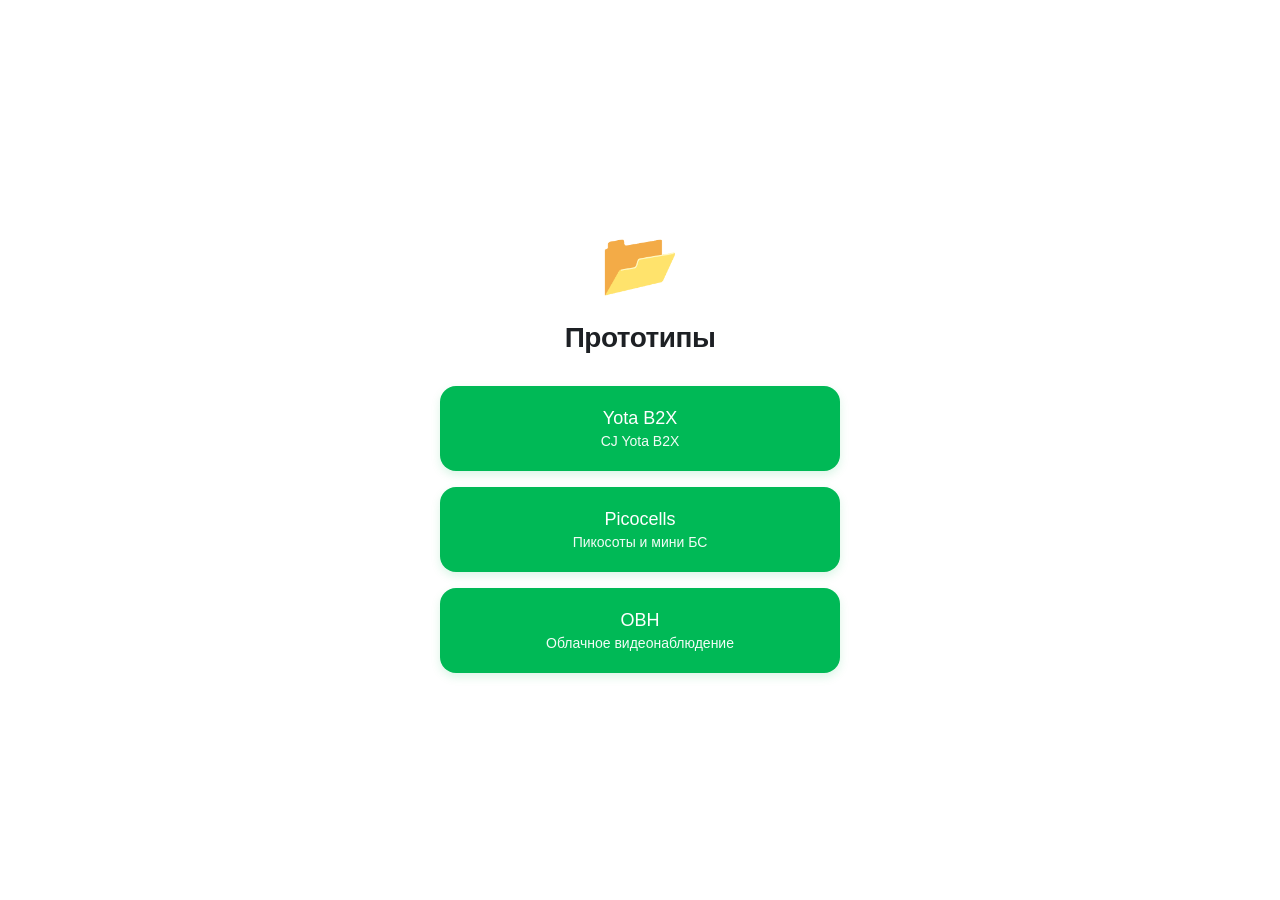
<file: index.html>
<!DOCTYPE html>
<html lang="ru">
<head>
    <meta charset="UTF-8">
    <meta name="viewport" content="width=device-width, initial-scale=1.0">
    <title>B2X Прототипы</title>
    <style>
        :root {
            --primary-green: #00B956;
            --accent-purple: #731982;
            --bg-light: #F2F4F7;
            --border-gray: #D2D5DA;
            --text-main: #1D2024;
            --gradient: linear-gradient(135deg, #00B956, #00D2FF);
            --font-family: 'MegaFon Graphik LC', 'MegaFon Graphik LC Regular', sans-serif;
        }
        body {
            background-color: #ffffff;
            font-family: var(--font-family);
            margin: 0;
            display: flex;
            justify-content: center;
            align-items: center;
            min-height: 100vh;
            color: var(--text-main);
        }
        .container {
            text-align: center;
            padding: 20px;
            max-width: 400px;
            width: 100%;
        }
        .icon {
            font-size: 64px;
            margin-bottom: 20px;
            display: block;
        }
        h1 {
            font-weight: 600;
            color: var(--text-main);
            margin-bottom: 32px;
            font-size: 28px;
            letter-spacing: -0.5px;
        }
        .links-container {
            display: flex;
            flex-direction: column;
            gap: 16px;
        }
        .project-link {
            text-decoration: none;
            color: white;
            background-color: var(--primary-green);
            padding: 22px;
            border-radius: 16px;
            font-weight: 500;
            font-size: 18px;
            transition: all 0.3s ease;
            display: block;
            box-shadow: 0 4px 10px rgba(0, 185, 86, 0.15);
        }
        .project-link:hover {
            background: var(--gradient);
            transform: translateY(-3px);
            box-shadow: 0 8px 24px rgba(0, 185, 86, 0.3);
        }
        .project-title {
            display: block;
            margin-bottom: 4px;
        }
        .description {
            color: rgba(255, 255, 255, 0.95);
            font-size: 14px;
            font-weight: 300;
        }
    </style>
</head>
<body>
<div class="container">
    <span class="icon">📂</span>
    <h1>Прототипы</h1>

    <div class="links-container">
        <a href="./Yota B2X/" class="project-link">
            <span class="project-title">Yota B2X</span>
            <div class="description">CJ Yota B2X</div>
        </a>
        <a href="./Picocells/" class="project-link">
            <span class="project-title">Picocells</span>
            <div class="description">Пикосоты и мини БС</div>
        </a>
        <a href="./OBH/" class="project-link">
            <span class="project-title">OBH</span>
            <div class="description">Облачное видеонаблюдение</div>
        </a>
    </div>
</div>
</body>
</html>
</file>
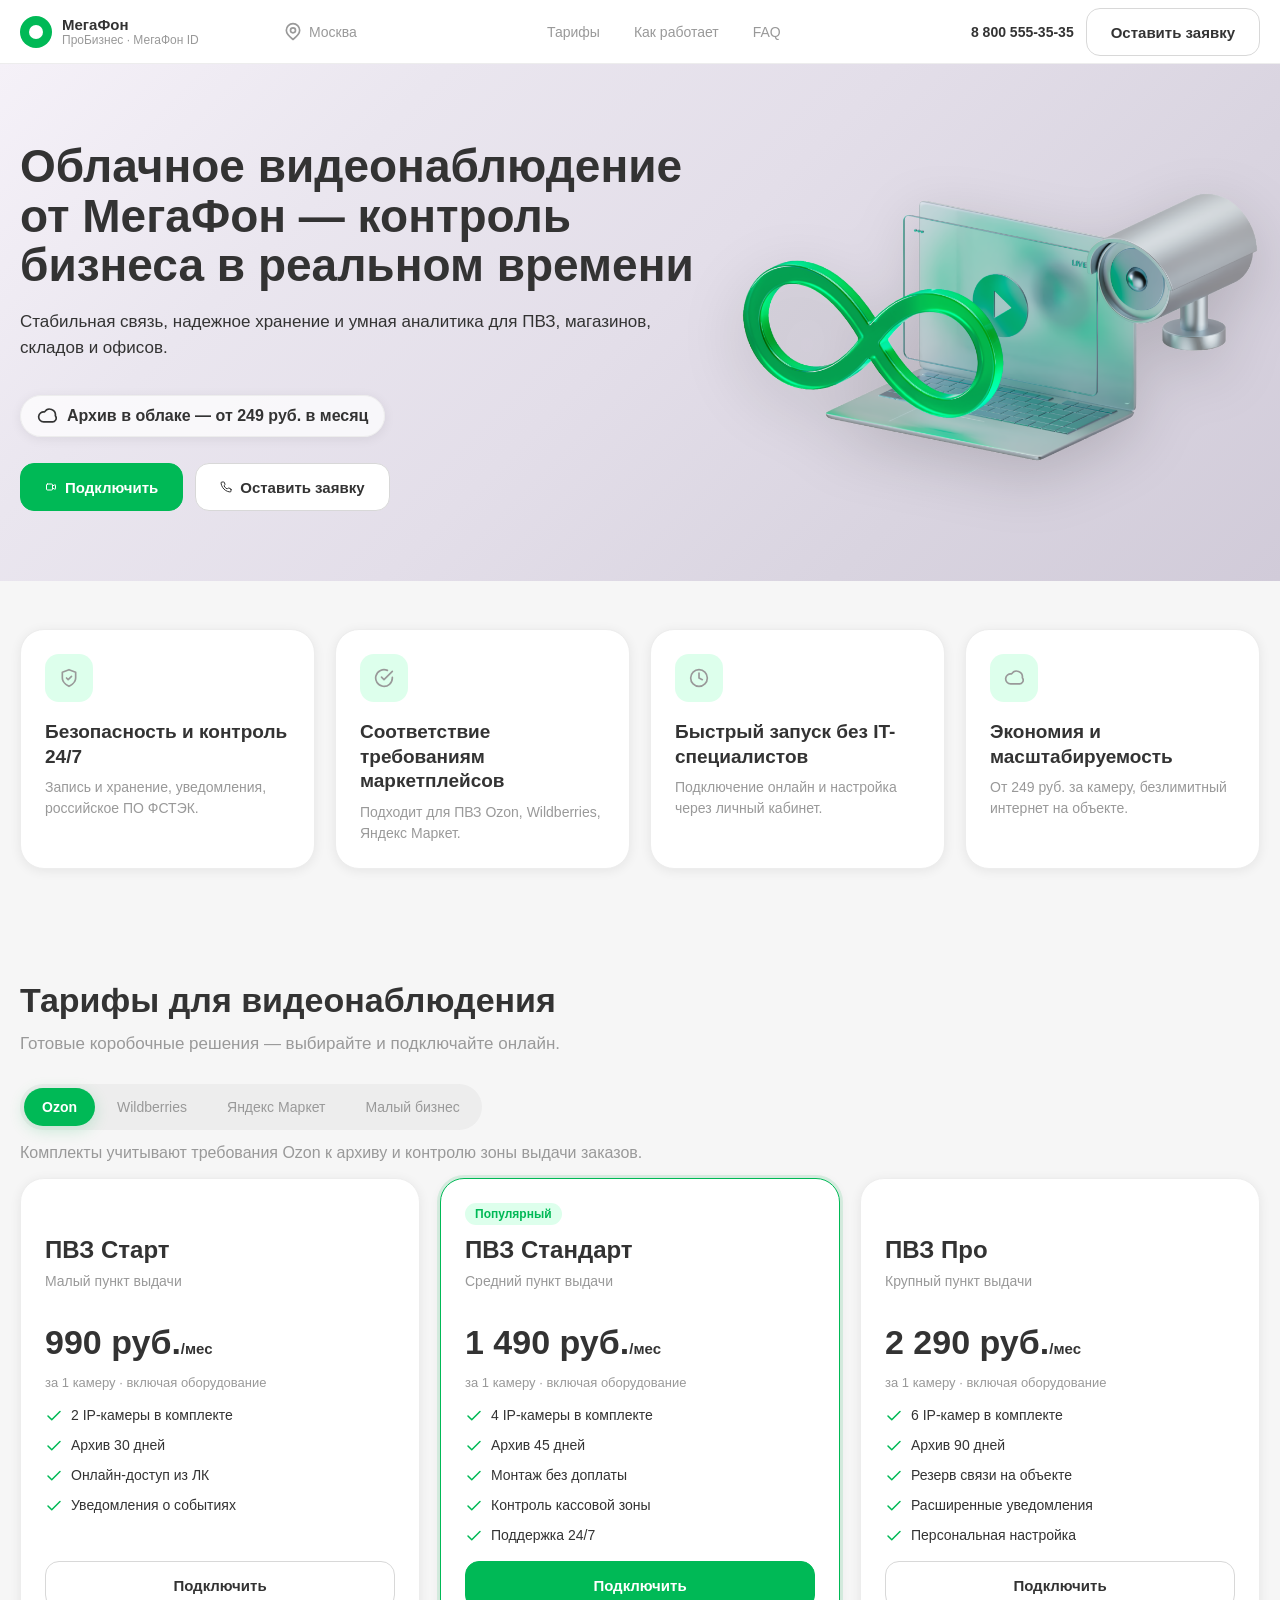
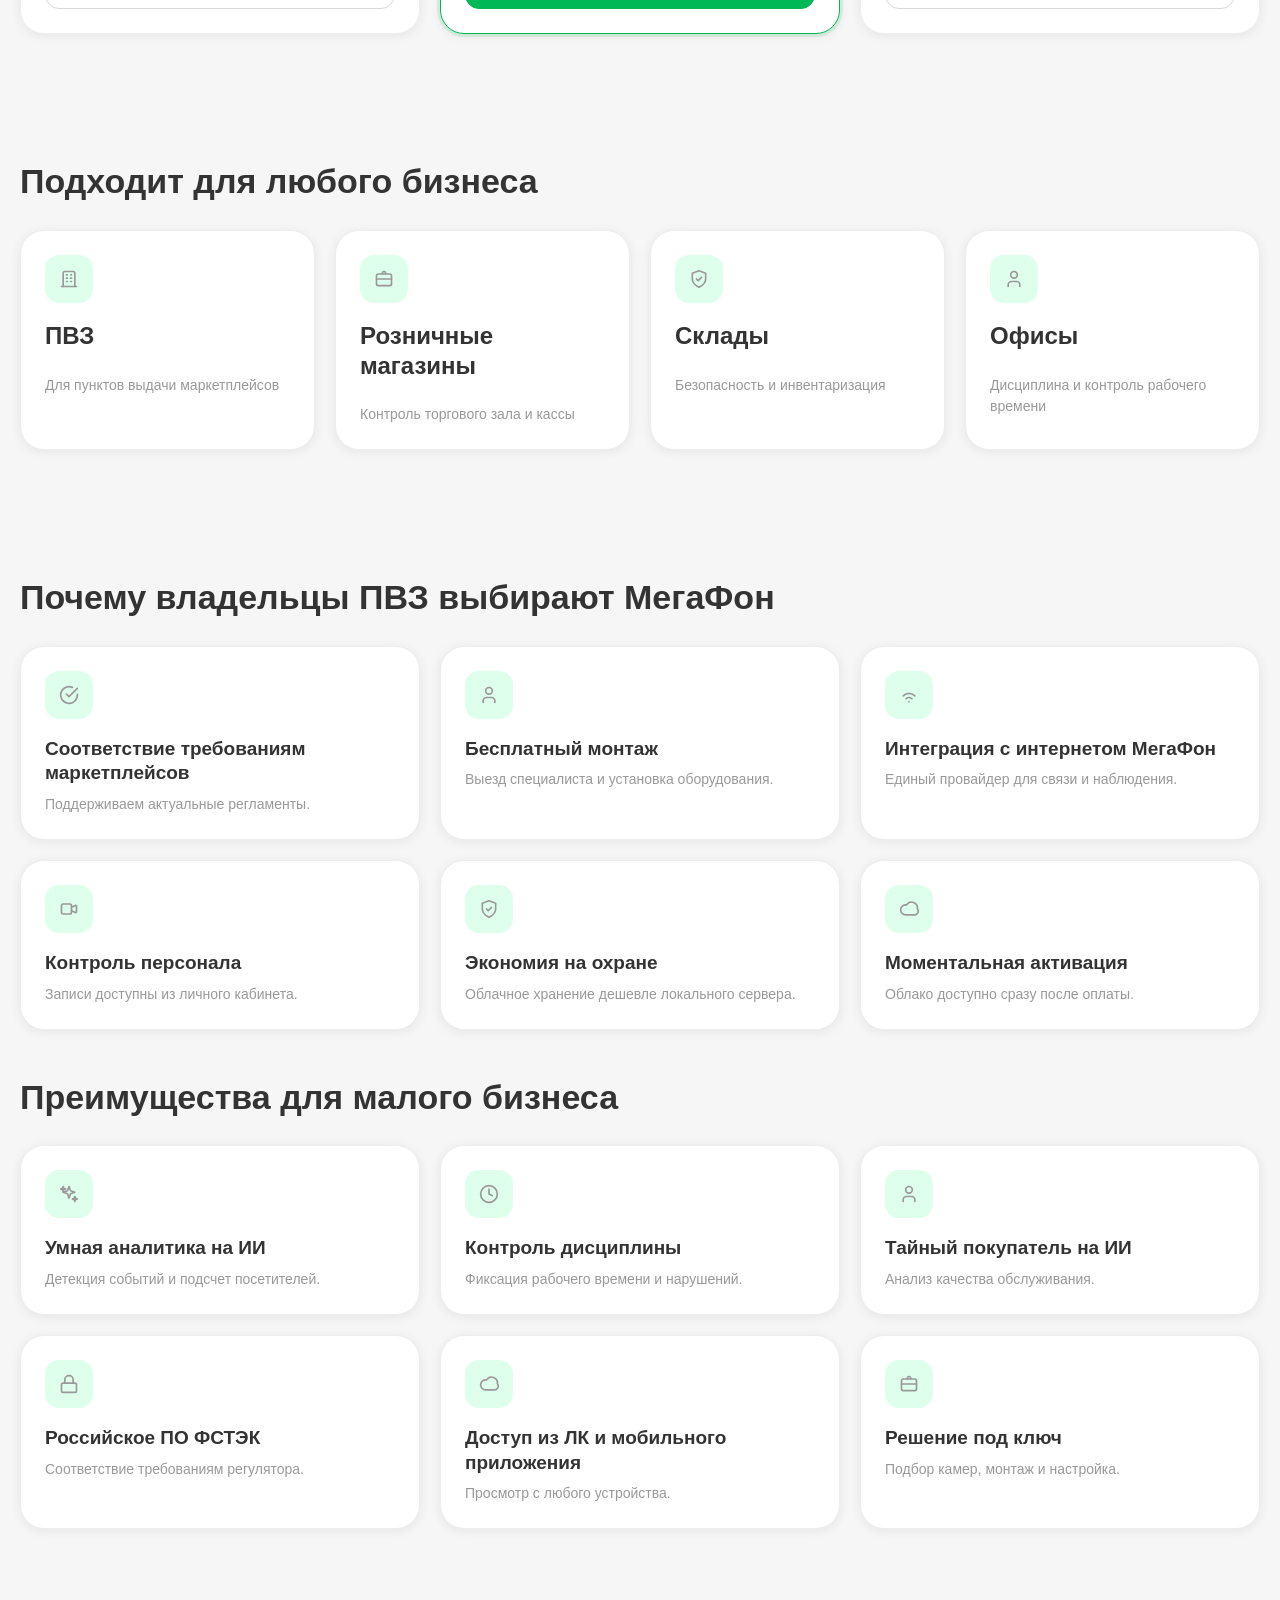
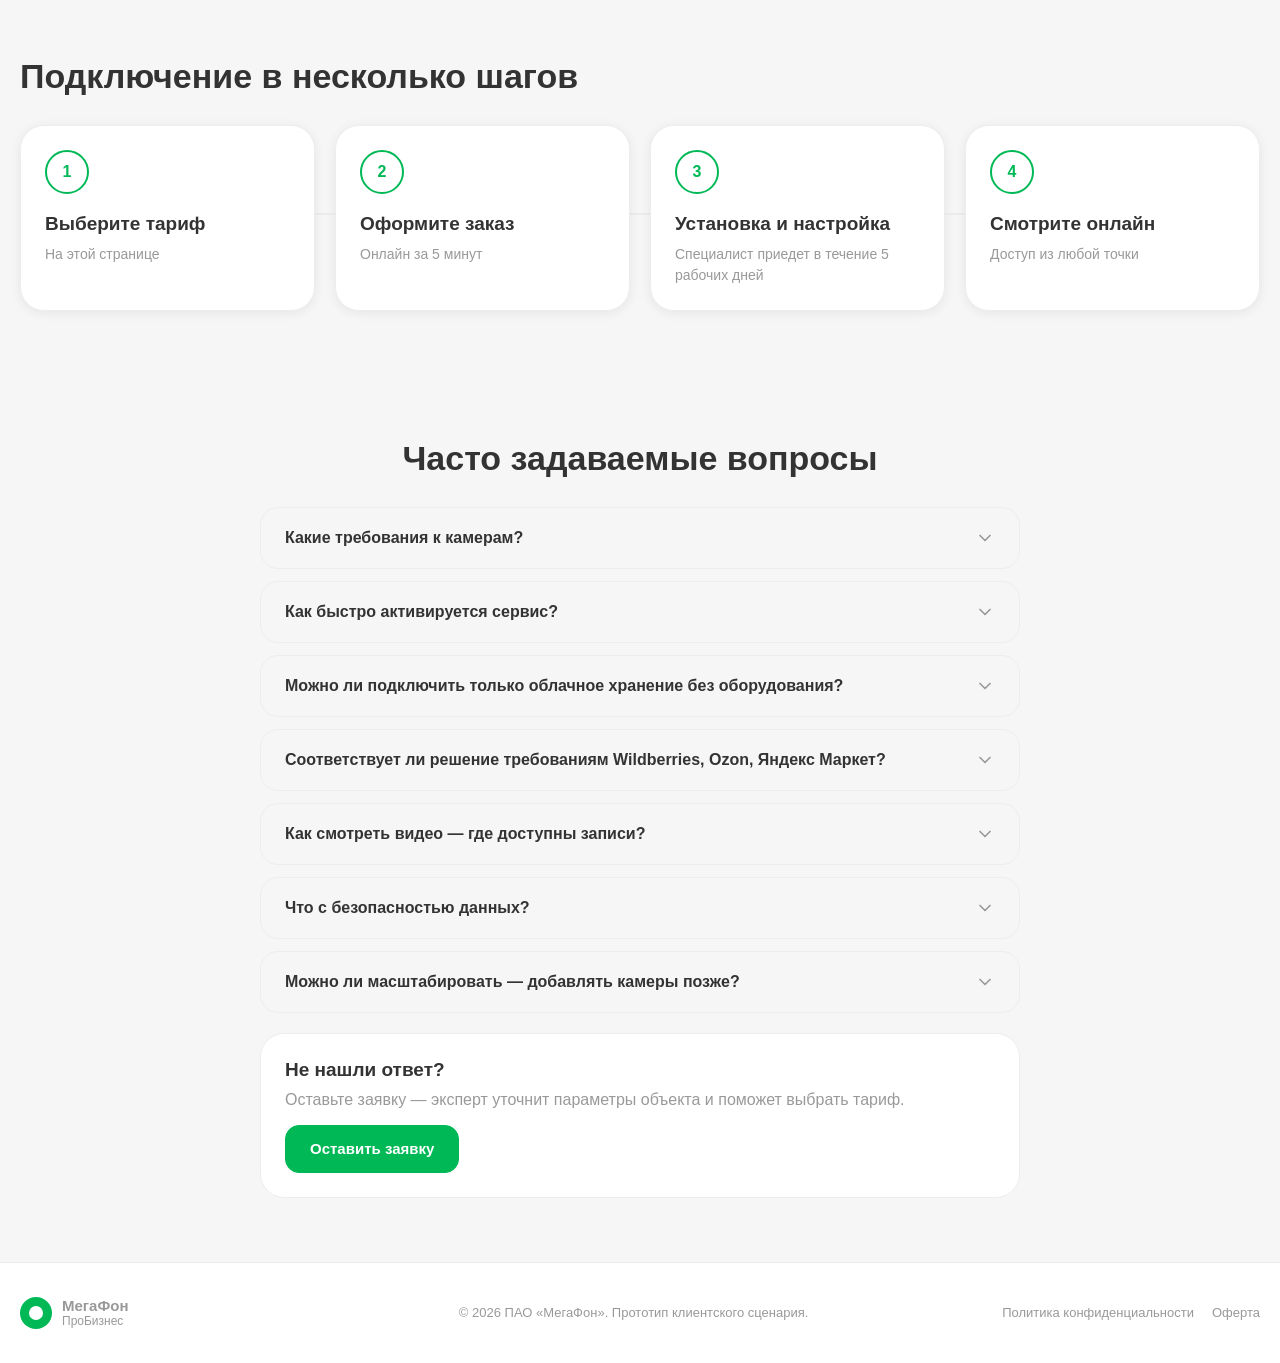
<file: OBH/index.html>
<!doctype html>
<html lang="ru">
  <head>
    <meta charset="UTF-8" />
    <meta name="viewport" content="width=device-width, initial-scale=1.0" />
    <title>Облачное видеонаблюдение от МегаФон</title>
    <link rel="stylesheet" href="styles.css" />
  </head>
  <body>
    <div id="app"></div>
    <div id="modal-root"></div>
    <script src="app.js" defer></script>
  </body>
</html>
</file>
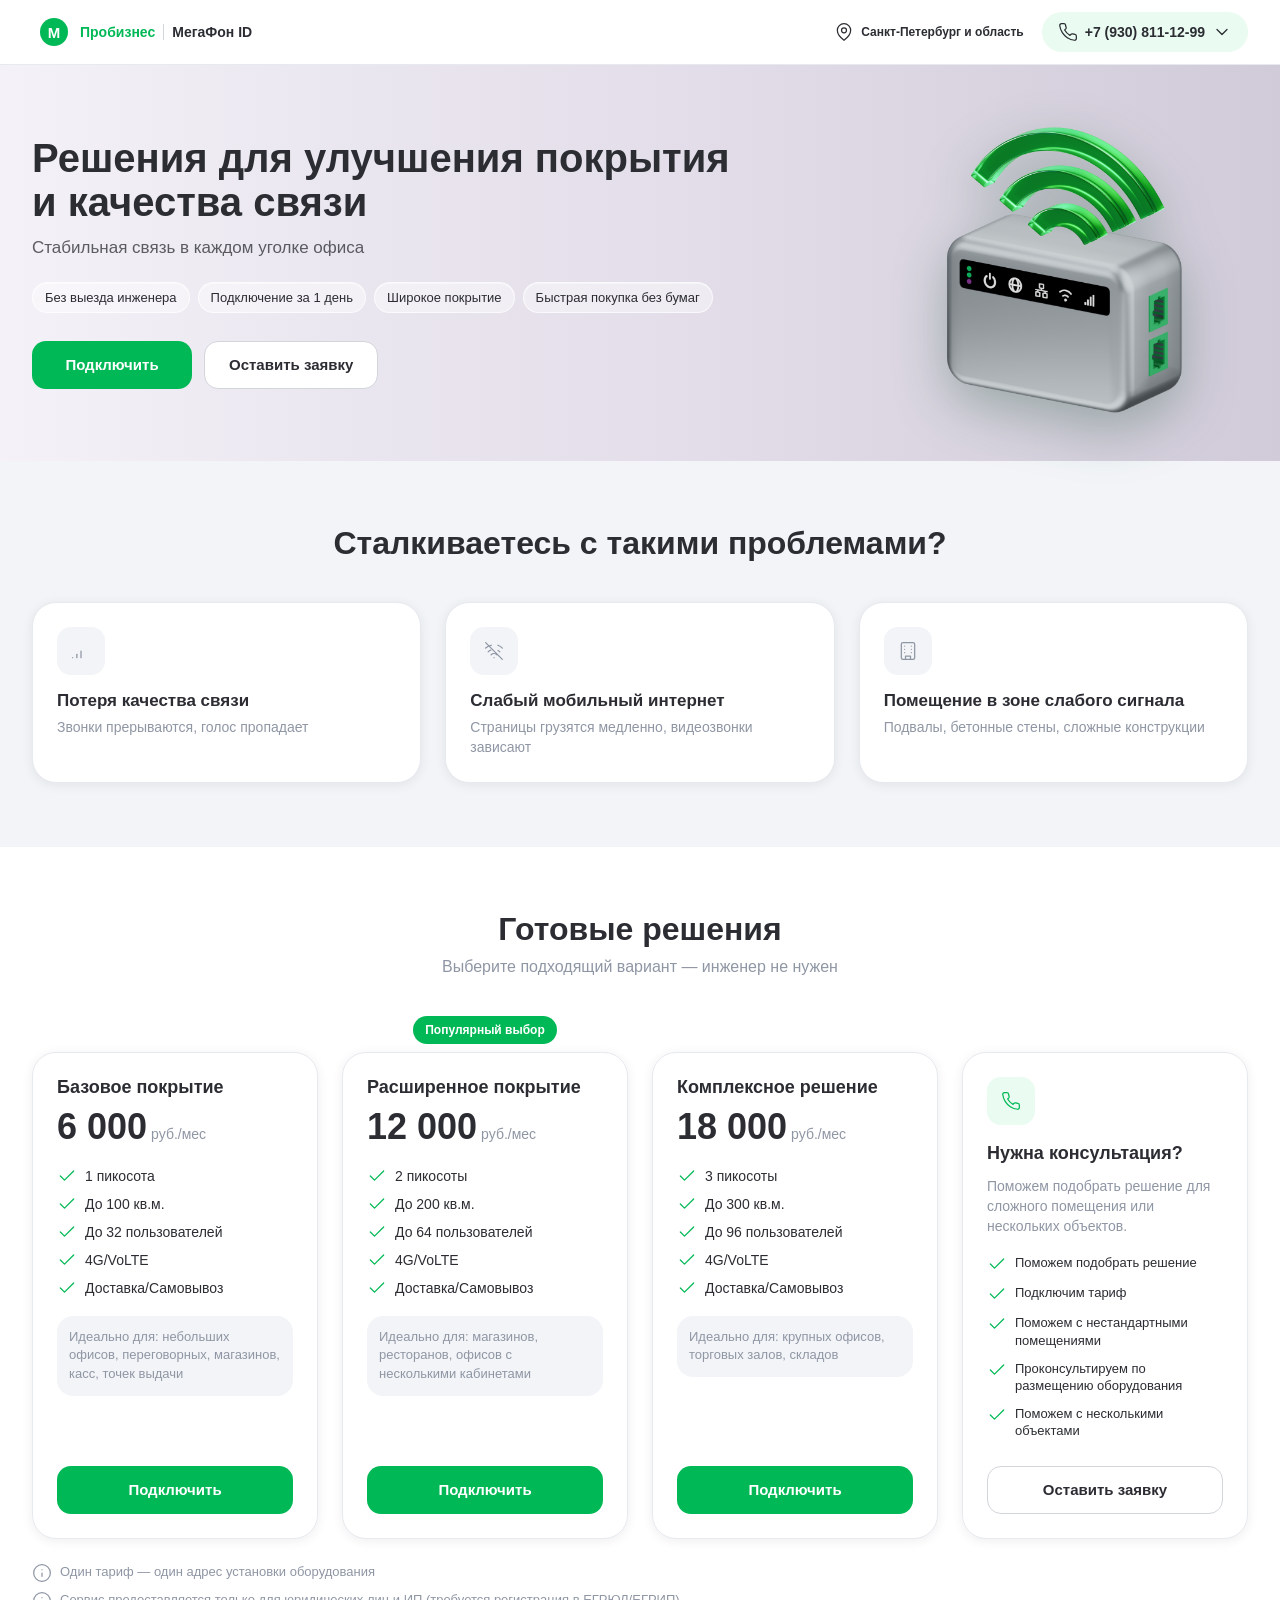
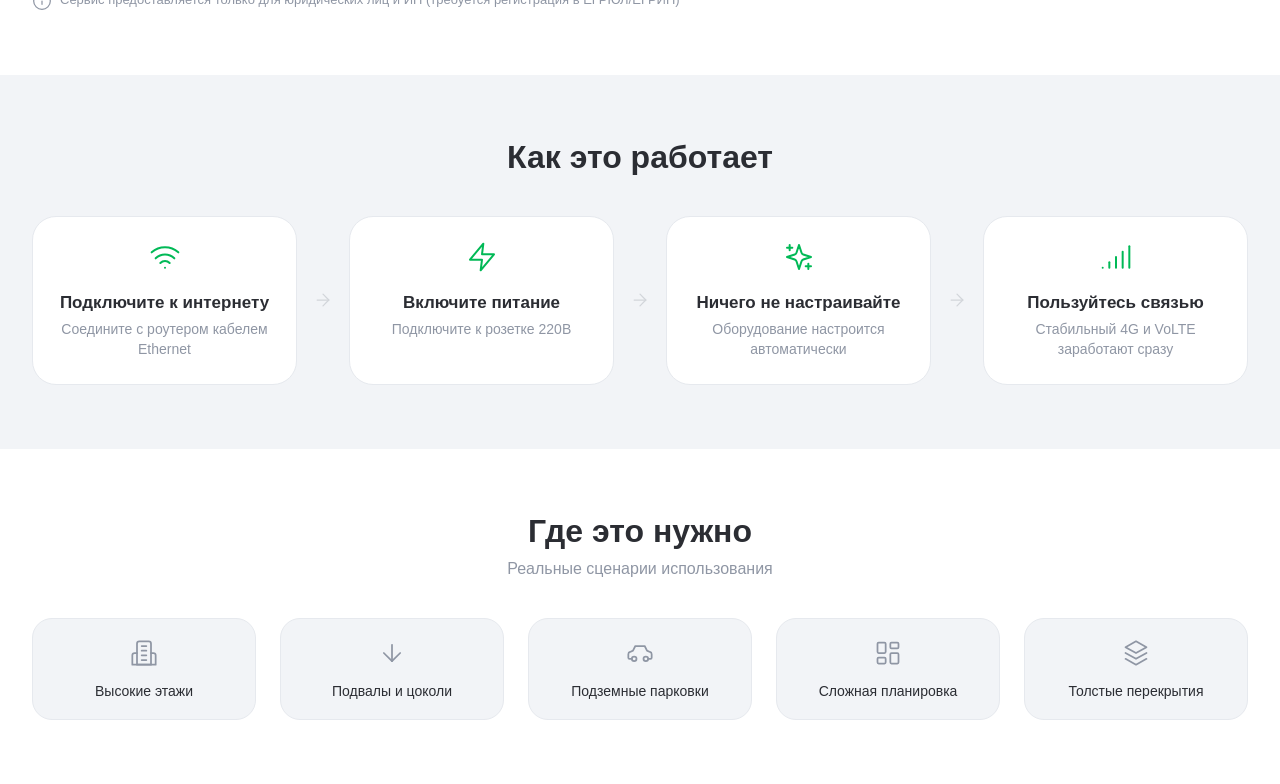
<file: Picocells/index.html>
<!doctype html>
<html lang="ru">
  <head>
    <meta charset="UTF-8" />
    <meta name="viewport" content="width=device-width, initial-scale=1.0" />
    <title>МегаФон B2B — ЦПК</title>
    <link rel="stylesheet" href="./styles.css?v=20260603-hero-cta1" />
  </head>
  <body>
    <div id="app"></div>
    <div id="overlay-root"></div>
    <script src="./app.js?v=20260603-hero-cta1" defer></script>
  </body>
</html>
</file>
<file: OBH/styles.css>
:root {
  --mf-green: #00b956;
  --mf-green-hover: #10e272;
  --mf-button-down: #404d46;
  --mf-bg: #f6f6f6;
  --mf-surface: #ffffff;
  --mf-surface-secondary: #ededed;
  --mf-border: #d8d8d8;
  --mf-border-soft: #ededed;
  --mf-text: #333333;
  --mf-text-secondary: #999999;
  --mf-error: #f62434;
  --mf-warning: #ffa717;
  --mf-info: #34aaf2;
  --mf-success: #00b956;
  --mf-soft-green: #ddffec;
  --mf-soft-warning: #ffedd1;
  --mf-soft-error: #ffc5c9;
  --mf-soft-info: #d8f1ff;
  --mf-radius-card: 24px;
  --mf-radius-tile: 20px;
  --mf-radius-input: 16px;
  --mf-radius-button: 14px;
  --mf-radius-pill: 999px;
  --mf-shadow-card: 0 2px 12px rgba(0, 0, 0, 0.07);
  --mf-shadow-card-hover: 0 8px 28px rgba(0, 0, 0, 0.12);
  --mf-shadow-panel: 0 12px 40px rgba(0, 0, 0, 0.14);
  color: var(--mf-text);
  font-family: "MegaFon Graphik LC", Inter, Arial, sans-serif;
}

* {
  box-sizing: border-box;
}

html {
  scroll-behavior: smooth;
}

body {
  margin: 0;
  background: var(--mf-bg);
  color: var(--mf-text);
  font-family: "MegaFon Graphik LC", Inter, Arial, sans-serif;
  font-size: 16px;
}

body.modal-open {
  overflow: hidden;
}

button,
input,
textarea {
  font: inherit;
}

button {
  cursor: pointer;
}

button:disabled {
  cursor: not-allowed;
}

a {
  color: inherit;
  text-decoration: none;
}

.page {
  min-height: 100vh;
}

.container {
  width: min(1240px, calc(100% - 40px));
  margin: 0 auto;
}

.section {
  padding: 64px 0;
}

.section.compact {
  padding: 48px 0;
}

.section-title {
  max-width: 760px;
  margin: 0 0 28px;
}

.section-title.center {
  margin-inline: auto;
  text-align: center;
}

h1,
h2,
h3,
h4,
p {
  margin-top: 0;
}

h1 {
  max-width: 720px;
  margin-bottom: 18px;
  color: var(--mf-text);
  font-size: 46px;
  font-weight: 700;
  line-height: 1.08;
}

h2 {
  margin-bottom: 10px;
  color: var(--mf-text);
  font-size: 34px;
  font-weight: 700;
  line-height: 1.16;
}

h3 {
  color: var(--mf-text);
  font-size: 24px;
  font-weight: 600;
  line-height: 1.24;
}

h4 {
  margin-bottom: 8px;
  color: var(--mf-text);
  font-size: 19px;
  font-weight: 600;
  line-height: 1.3;
}

.lead {
  color: var(--mf-text);
  font-size: 17px;
  line-height: 1.5;
}

.muted {
  color: var(--mf-text-secondary);
}

.label {
  color: var(--mf-text-secondary);
  font-size: 12px;
  font-weight: 600;
  letter-spacing: 0.04em;
  text-transform: uppercase;
}

.topbar {
  position: sticky;
  top: 0;
  z-index: 20;
  height: 64px;
  border-bottom: 1px solid var(--mf-border-soft);
  background: rgba(255, 255, 255, 0.92);
  backdrop-filter: blur(16px);
  transition: box-shadow 0.2s ease, background 0.2s ease;
}

.topbar.scrolled {
  background: var(--mf-surface);
  box-shadow: 0 4px 18px rgba(0, 0, 0, 0.08);
}

.topbar-inner {
  display: flex;
  align-items: center;
  justify-content: space-between;
  width: min(1240px, calc(100% - 40px));
  height: 64px;
  margin: 0 auto;
  gap: 18px;
}

.brand {
  display: flex;
  align-items: center;
  min-width: 245px;
  padding: 0;
  border: 0;
  background: transparent;
  color: inherit;
  gap: 10px;
  text-align: left;
}

.brand-mark {
  display: inline-flex;
  align-items: center;
  justify-content: center;
  width: 32px;
  height: 32px;
  border-radius: 50%;
  background: var(--mf-green);
}

.brand-mark::before {
  width: 14px;
  height: 14px;
  border-radius: 50%;
  background: var(--mf-surface);
  content: "";
}

.brand-copy {
  display: flex;
  flex-direction: column;
  gap: 1px;
  line-height: 1.05;
}

.brand-copy strong {
  font-size: 15px;
  font-weight: 700;
}

.brand-copy span {
  color: var(--mf-text-secondary);
  font-size: 12px;
  font-weight: 500;
}

.location {
  display: flex;
  align-items: center;
  gap: 6px;
  color: var(--mf-text-secondary);
  font-size: 14px;
  white-space: nowrap;
}

.nav {
  display: flex;
  align-items: center;
  justify-content: center;
  flex: 1;
  gap: 6px;
}

.nav a,
.nav button {
  display: inline-flex;
  align-items: center;
  min-height: 40px;
  padding: 0 14px;
  border: 0;
  border-radius: 12px;
  background: transparent;
  color: var(--mf-text-secondary);
  font-size: 14px;
  font-weight: 500;
  transition: background 0.15s ease, color 0.15s ease;
}

.nav a:hover,
.nav button:hover {
  background: var(--mf-bg);
  color: var(--mf-text);
}

.top-actions {
  display: flex;
  align-items: center;
  gap: 12px;
  white-space: nowrap;
}

.phone-link {
  color: var(--mf-text);
  font-size: 14px;
  font-weight: 600;
}

.mobile-toggle {
  display: none;
  align-items: center;
  justify-content: center;
  width: 40px;
  height: 40px;
  border: 0;
  border-radius: 12px;
  background: transparent;
  color: var(--mf-text-secondary);
}

.mobile-panel {
  display: none;
}

.btn {
  display: inline-flex;
  align-items: center;
  justify-content: center;
  min-height: 48px;
  padding: 0 24px;
  border-radius: var(--mf-radius-button);
  font-size: 15px;
  font-weight: 600;
  line-height: 1;
  transition: background 0.2s ease, border-color 0.15s ease, box-shadow 0.2s ease, color 0.2s ease, transform 0.2s ease;
}

.btn svg {
  width: 18px;
  height: 18px;
  margin-right: 8px;
}

.btn-primary {
  border: 1.5px solid var(--mf-green);
  background: var(--mf-green);
  color: var(--mf-surface);
}

.btn-primary:hover {
  border-color: var(--mf-green-hover);
  background: var(--mf-green-hover);
  box-shadow: 0 4px 16px rgba(0, 185, 86, 0.3);
}

.btn-primary:active {
  border-color: var(--mf-button-down);
  background: var(--mf-button-down);
  transform: scale(0.98);
}

.btn-secondary {
  border: 1.5px solid var(--mf-border);
  background: var(--mf-surface);
  color: var(--mf-text);
}

.btn-secondary:hover {
  border-color: var(--mf-green);
  color: var(--mf-green);
}

.btn-ghost {
  min-height: auto;
  padding: 0;
  border: 0;
  background: transparent;
  color: var(--mf-green);
}

.btn-inverse {
  border-color: var(--mf-surface);
  background: var(--mf-surface);
  color: var(--mf-text);
}

.btn-inverse-outline {
  border-color: rgba(255, 255, 255, 0.72);
  background: transparent;
  color: var(--mf-surface);
}

.btn:disabled,
.btn-primary:disabled,
.btn-secondary:disabled {
  border-color: var(--mf-border);
  background: var(--mf-surface-secondary);
  box-shadow: none;
  color: var(--mf-text-secondary);
  transform: none;
}

.icon-btn {
  display: inline-flex;
  align-items: center;
  justify-content: center;
  width: 40px;
  height: 40px;
  border: 0;
  border-radius: 12px;
  background: transparent;
  color: var(--mf-text-secondary);
  transition: background 0.15s ease, color 0.15s ease;
}

.icon-btn:hover {
  background: var(--mf-bg);
  color: var(--mf-text);
}

.icon {
  display: inline-flex;
  width: 20px;
  height: 20px;
  flex: 0 0 auto;
}

.icon svg {
  width: 100%;
  height: 100%;
  stroke: currentColor;
}

.hero {
  padding: 78px 0 70px;
  overflow: hidden;
  background: linear-gradient(135deg, #f5f1f8 0%, #eae6ef 25%, #e3dee9 50%, #d9d4e0 75%, #d1cbd9 100%);
}

.hero-grid {
  display: grid;
  grid-template-columns: minmax(0, 680px) minmax(360px, 520px);
  align-items: center;
  justify-content: space-between;
  gap: 40px;
}

.hero-copy {
  animation: fadeInUp 0.35s ease both;
}

.hero-art {
  justify-self: end;
  width: min(520px, 42vw);
  animation: fadeInUp 0.35s ease 0.08s both;
}

.hero-art img {
  display: block;
  width: 100%;
  height: auto;
  filter: drop-shadow(0 18px 30px rgba(0, 0, 0, 0.16));
}

.hero h1,
.hero .lead {
  color: var(--mf-text);
}

.hero .lead {
  color: var(--mf-text);
}

.price-anchor {
  display: inline-flex;
  align-items: center;
  gap: 10px;
  margin: 18px 0 26px;
  padding: 10px 16px;
  border: 1.5px solid var(--mf-border-soft);
  border-radius: var(--mf-radius-pill);
  background: rgba(255, 255, 255, 0.72);
  box-shadow: var(--mf-shadow-card);
  color: var(--mf-text);
  font-weight: 600;
  backdrop-filter: blur(12px);
}

.hero .btn-primary {
  border-color: var(--mf-green);
  background: var(--mf-green);
  color: var(--mf-surface);
}

.hero .btn-primary:hover {
  border-color: var(--mf-green-hover);
  background: var(--mf-green-hover);
  box-shadow: 0 4px 16px rgba(0, 185, 86, 0.3);
}

.hero .btn-secondary {
  border-color: var(--mf-border);
  background: var(--mf-surface);
  color: var(--mf-text);
}

.hero .btn-secondary:hover {
  border-color: var(--mf-green);
  color: var(--mf-green);
}

.hero-actions,
.cta-actions,
.modal-actions,
.form-actions {
  display: flex;
  flex-wrap: wrap;
  align-items: center;
  gap: 12px;
}

.live-pill,
.badge,
.status-pill {
  display: inline-flex;
  align-items: center;
  gap: 6px;
  width: fit-content;
  border-radius: var(--mf-radius-pill);
  font-size: 12px;
  font-weight: 600;
}

.live-pill {
  padding: 5px 10px;
  background: var(--mf-soft-green);
  color: var(--mf-green);
}

.live-pill::before,
.status-pill::before {
  width: 6px;
  height: 6px;
  border-radius: 50%;
  background: currentColor;
  content: "";
}

.benefit-strip,
.feature-grid,
.tariff-grid,
.business-grid,
.how-grid {
  display: grid;
  align-items: stretch;
  gap: 20px;
}

.benefit-strip {
  grid-template-columns: repeat(4, minmax(0, 1fr));
}

.feature-grid {
  grid-template-columns: repeat(3, minmax(0, 1fr));
}

.tariff-grid {
  grid-template-columns: repeat(3, minmax(0, 1fr));
  animation: fadeInUp 0.24s ease both;
}

.business-grid,
.how-grid {
  grid-template-columns: repeat(4, minmax(0, 1fr));
}

.card {
  display: flex;
  flex-direction: column;
  min-height: 100%;
  padding: 24px;
  border: 1.5px solid var(--mf-border-soft);
  border-radius: var(--mf-radius-card);
  background: var(--mf-surface);
  box-shadow: var(--mf-shadow-card);
  transition: border-color 0.15s ease, box-shadow 0.2s ease, transform 0.2s ease;
}

.card:hover {
  border-color: var(--mf-green);
  box-shadow: var(--mf-shadow-card-hover);
  transform: translateY(-2px);
}

.card:hover .icon-box,
.card:hover .feature-icon {
  color: var(--mf-green);
}

.icon-box,
.feature-icon {
  display: inline-flex;
  align-items: center;
  justify-content: center;
  width: 48px;
  height: 48px;
  margin-bottom: 18px;
  border-radius: 14px;
  background: var(--mf-soft-green);
  color: var(--mf-text-secondary);
  transition: color 0.2s ease;
}

.card p {
  margin-bottom: 0;
  color: var(--mf-text-secondary);
  font-size: 14px;
  line-height: 1.5;
}

.segment-control {
  display: flex;
  flex-wrap: wrap;
  width: fit-content;
  margin-bottom: 14px;
  padding: 4px;
  border-radius: var(--mf-radius-pill);
  background: var(--mf-surface-secondary);
  gap: 4px;
}

.segment-control button {
  min-height: 38px;
  padding: 0 18px;
  border: 0;
  border-radius: var(--mf-radius-pill);
  background: transparent;
  color: var(--mf-text-secondary);
  font-size: 14px;
  font-weight: 500;
  transition: background 0.2s ease, color 0.2s ease;
}

.segment-control button.active {
  background: var(--mf-green);
  color: var(--mf-surface);
  font-weight: 600;
  box-shadow: 0 4px 16px rgba(0, 185, 86, 0.2);
}

.tariff-card {
  position: relative;
  gap: 16px;
}

.tariff-card.popular {
  border-color: var(--mf-green);
  box-shadow: 0 0 0 3px rgba(0, 185, 86, 0.12), var(--mf-shadow-card);
}

.badge {
  padding: 4px 10px;
  background: var(--mf-soft-green);
  color: var(--mf-green);
}

.tariff-head {
  display: flex;
  align-items: flex-start;
  justify-content: space-between;
  min-height: 106px;
  gap: 12px;
}

.badge-slot {
  min-height: 24px;
  margin-bottom: 8px;
}

.tariff-card h3 {
  margin: 0 0 6px;
}

.tariff-subtitle {
  color: var(--mf-text-secondary);
  font-size: 14px;
  line-height: 1.45;
}

.price {
  margin-top: 0;
  font-size: 34px;
  font-weight: 700;
  line-height: 1;
}

.price span {
  font-size: 15px;
  font-weight: 600;
}

.price-note {
  color: var(--mf-text-secondary);
  font-size: 13px;
}

.feature-list {
  display: grid;
  gap: 10px;
  margin: 0;
  padding: 0;
  list-style: none;
}

.feature-list li {
  display: flex;
  align-items: flex-start;
  gap: 8px;
  color: var(--mf-text);
  font-size: 14px;
  line-height: 1.42;
}

.feature-list .icon {
  width: 18px;
  height: 18px;
  margin-top: 1px;
  color: var(--mf-green);
}

.tariff-actions {
  display: flex;
  margin-top: auto;
}

.tariff-actions .btn {
  width: 100%;
}

.info-wrap {
  position: relative;
}

.tooltip {
  position: absolute;
  top: calc(100% + 10px);
  right: 0;
  z-index: 4;
  width: 280px;
  padding: 16px;
  border: 1px solid var(--mf-border-soft);
  border-radius: 16px;
  background: var(--mf-surface);
  box-shadow: 0 8px 24px rgba(0, 0, 0, 0.1);
  opacity: 0;
  pointer-events: none;
  transform: translateY(6px);
  transition: opacity 0.2s ease, transform 0.2s ease;
}

.info-wrap:hover .tooltip,
.info-wrap:focus-within .tooltip {
  opacity: 1;
  pointer-events: auto;
  transform: translateY(0);
}

.tag-row {
  display: flex;
  flex-wrap: wrap;
  gap: 6px;
  margin: 10px 0;
}

.tag {
  display: inline-flex;
  align-items: center;
  padding: 4px 10px;
  border-radius: var(--mf-radius-pill);
  background: var(--mf-surface-secondary);
  color: var(--mf-text-secondary);
  font-size: 12px;
  font-weight: 600;
}

.business-card {
  min-height: 210px;
}

.split-features {
  display: grid;
  gap: 48px;
}

.steps-line {
  position: relative;
}

.steps-line::before {
  position: absolute;
  top: 88px;
  left: calc(12.5% + 24px);
  right: calc(12.5% + 24px);
  height: 2px;
  background: var(--mf-border-soft);
  content: "";
}

.step-card {
  position: relative;
  z-index: 1;
}

.step-badge {
  display: inline-flex;
  align-items: center;
  justify-content: center;
  width: 44px;
  height: 44px;
  margin-bottom: 18px;
  border: 2px solid var(--mf-green);
  border-radius: 50%;
  background: var(--mf-surface);
  color: var(--mf-green);
  font-weight: 700;
}

.faq-wrap {
  max-width: 760px;
  margin: 0 auto;
}

.faq-list {
  display: grid;
  gap: 12px;
}

.faq-item {
  overflow: hidden;
  border: 1.5px solid var(--mf-border-soft);
  border-radius: 18px;
  background: var(--mf-bg);
  transition: background 0.2s ease, border-color 0.2s ease;
}

.faq-item.open {
  border-color: var(--mf-border);
  background: var(--mf-surface);
}

.faq-question {
  display: flex;
  align-items: center;
  justify-content: space-between;
  width: 100%;
  padding: 20px 24px;
  border: 0;
  background: transparent;
  color: var(--mf-text);
  text-align: left;
  font-weight: 600;
}

.faq-question .icon {
  color: var(--mf-text-secondary);
  transition: transform 0.25s ease;
}

.faq-item.open .faq-question .icon {
  transform: rotate(180deg);
}

.faq-answer {
  max-height: 0;
  overflow: hidden;
  opacity: 0;
  transition: max-height 0.25s ease, opacity 0.2s ease;
}

.faq-item.open .faq-answer {
  max-height: 180px;
  opacity: 1;
}

.faq-answer p {
  margin: 0;
  padding: 0 24px 22px;
  color: var(--mf-text-secondary);
  line-height: 1.5;
}

.help-card {
  margin-top: 20px;
  padding: 24px;
  border: 1.5px solid var(--mf-border-soft);
  border-radius: var(--mf-radius-card);
  background: var(--mf-surface);
}

.footer {
  padding: 34px 0;
  border-top: 1px solid var(--mf-border-soft);
  background: var(--mf-surface);
}

.footer-inner {
  display: flex;
  align-items: center;
  justify-content: space-between;
  gap: 24px;
  color: var(--mf-text-secondary);
  font-size: 13px;
}

.footer-links {
  display: flex;
  gap: 18px;
}

.sticky-lead {
  position: fixed;
  left: 50%;
  bottom: 24px;
  z-index: 18;
  display: flex;
  align-items: center;
  gap: 20px;
  width: min(680px, calc(100% - 32px));
  padding: 16px 18px 16px 22px;
  border: 1px solid var(--mf-border-soft);
  border-radius: 22px;
  background: var(--mf-surface);
  box-shadow: var(--mf-shadow-panel);
  opacity: 0;
  pointer-events: none;
  transform: translate(-50%, 24px);
  transition: opacity 0.24s ease, transform 0.24s ease;
}

.sticky-lead.visible {
  opacity: 1;
  pointer-events: auto;
  transform: translate(-50%, 0);
}

.sticky-lead h4 {
  margin: 0 0 4px;
}

.sticky-lead p {
  margin: 0;
  color: var(--mf-text-secondary);
  font-size: 13px;
}

.modal-backdrop {
  position: fixed;
  inset: 0;
  z-index: 100;
  display: grid;
  place-items: center;
  padding: 20px;
  background: rgba(51, 51, 51, 0.38);
  animation: fadeIn 0.2s ease both;
}

.modal {
  position: relative;
  width: min(520px, 100%);
  max-height: calc(100vh - 40px);
  overflow: auto;
  padding: 28px;
  border-radius: 24px;
  background: var(--mf-surface);
  box-shadow: var(--mf-shadow-panel);
  animation: modalIn 0.22s ease both;
}

.modal.wide {
  width: min(640px, 100%);
}

.modal-close {
  position: absolute;
  top: 16px;
  right: 16px;
}

.modal h2 {
  max-width: 410px;
  margin-bottom: 8px;
  font-size: 28px;
}

.modal-subtitle {
  margin-bottom: 22px;
  color: var(--mf-text-secondary);
  line-height: 1.5;
}

.form-grid {
  display: grid;
  gap: 16px;
}

.form-row {
  display: grid;
  grid-template-columns: repeat(2, minmax(0, 1fr));
  gap: 16px;
}

.form-group-title {
  margin: 6px 0 -4px;
  color: var(--mf-text);
  font-size: 16px;
  font-weight: 600;
}

.field label {
  display: block;
  margin-bottom: 6px;
  color: var(--mf-text);
  font-size: 13px;
  font-weight: 600;
}

.field input,
.field textarea {
  width: 100%;
  min-height: 48px;
  padding: 0 16px;
  border: 1.5px solid var(--mf-border);
  border-radius: var(--mf-radius-input);
  outline: none;
  background: var(--mf-surface);
  color: var(--mf-text);
  font-size: 15px;
  transition: border-color 0.15s ease, box-shadow 0.15s ease;
}

.field textarea {
  min-height: 88px;
  padding: 14px 16px;
  resize: vertical;
}

.field input:focus,
.field textarea:focus {
  border-color: var(--mf-green);
  box-shadow: 0 0 0 3px rgba(0, 185, 86, 0.1);
}

.field input.error {
  border-color: var(--mf-error);
  box-shadow: 0 0 0 3px rgba(246, 36, 52, 0.1);
}

.error-text {
  margin-top: 4px;
  color: var(--mf-error);
  font-size: 12px;
}

.success-state {
  display: grid;
  justify-items: center;
  padding: 20px 0 6px;
  text-align: center;
}

.success-icon {
  display: inline-flex;
  align-items: center;
  justify-content: center;
  width: 58px;
  height: 58px;
  margin-bottom: 16px;
  border-radius: 50%;
  background: var(--mf-soft-green);
  color: var(--mf-green);
}

.choice-grid {
  display: grid;
  gap: 12px;
}

.choice-grid.two-col {
  grid-template-columns: repeat(2, minmax(0, 1fr));
}

.choice-card {
  display: flex;
  align-items: flex-start;
  gap: 14px;
  width: 100%;
  padding: 18px;
  border: 1.5px solid var(--mf-border-soft);
  border-radius: 18px;
  background: var(--mf-surface);
  color: var(--mf-text);
  text-align: left;
  transition: border-color 0.15s ease, box-shadow 0.2s ease, transform 0.2s ease;
}

.choice-card:hover,
.choice-card.selected {
  border-color: var(--mf-green);
  box-shadow: 0 0 0 3px rgba(0, 185, 86, 0.1);
}

.choice-card .icon-box {
  width: 42px;
  height: 42px;
  margin: 0;
}

.choice-card strong {
  display: block;
  margin-bottom: 4px;
}

.choice-card span {
  color: var(--mf-text-secondary);
  font-size: 14px;
  line-height: 1.4;
}

.pickup-list {
  display: grid;
  gap: 12px;
}

.pickup-card span span + span {
  display: block;
  margin-top: 4px;
}

.progress-dots {
  display: grid;
  grid-template-columns: repeat(2, 1fr);
  gap: 8px;
  margin: 0 46px 20px 0;
}

.progress-dot {
  height: 6px;
  border-radius: var(--mf-radius-pill);
  background: var(--mf-surface-secondary);
}

.progress-dot.active,
.progress-dot.done {
  background: var(--mf-green);
}

.otp-code {
  display: grid;
  grid-template-columns: repeat(4, minmax(0, 1fr));
  width: 100%;
  gap: 12px;
}

.otp-code input {
  width: 100%;
  min-width: 0;
  height: 56px;
  padding: 0;
  border: 1.5px solid var(--mf-border);
  border-radius: var(--mf-radius-input);
  outline: none;
  background: var(--mf-surface);
  color: var(--mf-text);
  text-align: center;
  font-size: 24px;
  font-weight: 700;
  transition: border-color 0.15s ease, box-shadow 0.15s ease;
}

.otp-code input:focus {
  border-color: var(--mf-green);
  box-shadow: 0 0 0 3px rgba(0, 185, 86, 0.1);
}

.timer {
  margin-top: 14px;
  color: var(--mf-text-secondary);
  font-size: 13px;
}

.checkout-page {
  padding: 44px 0 72px;
}

.checkout-layout {
  display: grid;
  align-items: start;
  grid-template-columns: minmax(0, 1fr) 360px;
  gap: 28px;
}

.checkout-head {
  margin-bottom: 24px;
}

.notice {
  display: flex;
  align-items: flex-start;
  gap: 12px;
  margin-bottom: 20px;
  padding: 16px 20px;
  border: 1px solid rgba(0, 185, 86, 0.2);
  border-radius: 16px;
  background: var(--mf-soft-green);
}

.notice .icon {
  margin-top: 2px;
  color: var(--mf-green);
}

.notice h4 {
  margin: 0 0 4px;
}

.notice p {
  margin: 0;
  color: var(--mf-text-secondary);
  font-size: 14px;
}

.notice .icon-btn {
  margin-left: auto;
}

.summary {
  position: sticky;
  top: 84px;
  overflow: hidden;
  border: 1px solid var(--mf-border-soft);
  border-radius: var(--mf-radius-card);
  background: var(--mf-surface);
  box-shadow: 0 4px 20px rgba(0, 0, 0, 0.08);
}

.summary-body {
  padding: 24px;
}

.summary h3 {
  margin-bottom: 16px;
}

.summary-product {
  padding: 16px;
  border: 1px solid var(--mf-border-soft);
  border-radius: 18px;
  background: var(--mf-bg);
}

.summary-row {
  display: flex;
  justify-content: space-between;
  gap: 18px;
  padding: 14px 0;
  border-bottom: 1px solid var(--mf-bg);
  color: var(--mf-text);
  font-size: 14px;
}

.summary-row span:first-child {
  color: var(--mf-text-secondary);
}

.summary-total {
  padding: 20px 24px;
  background: var(--mf-bg);
}

.summary-total-row {
  display: flex;
  align-items: baseline;
  justify-content: space-between;
  gap: 18px;
}

.summary-total strong {
  font-size: 26px;
}

.step-list {
  display: grid;
  gap: 14px;
}

.checkout-step {
  position: relative;
  overflow: hidden;
  border: 1.5px solid var(--mf-border-soft);
  border-radius: var(--mf-radius-card);
  background: var(--mf-surface);
  box-shadow: var(--mf-shadow-card);
  transition: border-color 0.2s ease, opacity 0.2s ease;
}

.checkout-step.completed {
  border-color: var(--mf-green);
}

.checkout-step.active {
  z-index: 5;
  overflow: visible;
}

.checkout-step.upcoming {
  opacity: 0.55;
}

.step-trigger {
  display: flex;
  align-items: center;
  width: 100%;
  min-height: 72px;
  padding: 20px 24px;
  border: 0;
  background: transparent;
  color: var(--mf-text);
  text-align: left;
  gap: 14px;
}

.step-trigger:disabled {
  color: var(--mf-text-secondary);
  cursor: not-allowed;
}

.step-index {
  display: inline-flex;
  align-items: center;
  justify-content: center;
  width: 32px;
  height: 32px;
  border-radius: 50%;
  background: var(--mf-surface-secondary);
  color: var(--mf-text-secondary);
  font-size: 14px;
  font-weight: 700;
}

.checkout-step.active .step-index {
  border: 2px solid var(--mf-green);
  background: var(--mf-surface);
  color: var(--mf-green);
}

.checkout-step.completed .step-index {
  background: var(--mf-green);
  color: var(--mf-surface);
}

.step-trigger h3 {
  margin: 0 0 3px;
  font-size: 20px;
}

.step-trigger p {
  margin: 0;
  color: var(--mf-text-secondary);
  font-size: 13px;
}

.step-body {
  display: none;
  padding: 0 24px 24px;
  animation: fadeInUp 0.25s ease both;
}

.checkout-step.active .step-body {
  display: block;
  overflow: visible;
}

.search-field {
  position: relative;
  z-index: 20;
}

.search-field .icon {
  position: absolute;
  left: 16px;
  top: 45px;
  z-index: 1;
  color: var(--mf-text-secondary);
  pointer-events: none;
  transform: translateY(-50%);
}

.search-field input {
  height: 48px;
  line-height: 48px;
  padding-left: 46px;
}

.suggestions {
  position: absolute;
  z-index: 60;
  top: 76px;
  left: 0;
  right: 0;
  overflow: hidden;
  border: 1px solid var(--mf-border-soft);
  border-radius: 16px;
  background: var(--mf-surface);
  box-shadow: 0 8px 24px rgba(0, 0, 0, 0.1);
}

.suggestion-caption {
  padding: 10px 14px 6px;
  color: var(--mf-text-secondary);
  font-size: 12px;
  font-weight: 600;
}

.suggestion-item {
  width: 100%;
  padding: 12px 14px;
  border: 0;
  border-bottom: 1px solid var(--mf-border-soft);
  background: var(--mf-surface);
  color: var(--mf-text);
  text-align: left;
}

.suggestion-item:last-child {
  border-bottom: 0;
}

.suggestion-item:hover {
  background: var(--mf-bg);
}

.suggestion-item strong {
  display: block;
  margin-bottom: 3px;
}

.suggestion-item span {
  color: var(--mf-text-secondary);
  font-size: 13px;
}

.requisites,
.info-block,
.passport-block {
  margin-top: 18px;
  padding: 18px;
  border: 1.5px solid var(--mf-border-soft);
  border-radius: 18px;
  background: var(--mf-bg);
}

.requisites-head {
  display: flex;
  align-items: flex-start;
  justify-content: space-between;
  gap: 14px;
  margin-bottom: 14px;
}

.details-grid {
  display: grid;
  grid-template-columns: repeat(2, minmax(0, 1fr));
  gap: 12px 18px;
}

.detail-item span {
  display: block;
  margin-bottom: 3px;
  color: var(--mf-text-secondary);
  font-size: 12px;
}

.detail-item strong {
  font-size: 14px;
  font-weight: 600;
}

.status-pill {
  padding: 5px 10px;
  background: var(--mf-soft-green);
  color: var(--mf-green);
}

.verification-grid {
  display: grid;
  gap: 12px;
  margin-top: 14px;
}

.drop-zone {
  display: grid;
  place-items: center;
  min-height: 126px;
  margin-top: 12px;
  padding: 20px;
  border: 1.5px dashed var(--mf-border);
  border-radius: 18px;
  background: var(--mf-surface);
  text-align: center;
}

.contact-toggle {
  display: flex;
  align-items: center;
  gap: 10px;
  margin: 16px 0;
  color: var(--mf-text);
  font-size: 14px;
  font-weight: 600;
}

.contact-toggle input {
  width: 18px;
  height: 18px;
  accent-color: var(--mf-green);
}

.info-block {
  display: flex;
  align-items: flex-start;
  gap: 12px;
  background: var(--mf-surface);
}

.info-block.success {
  border-color: rgba(0, 185, 86, 0.2);
}

.info-block.info {
  border-color: rgba(52, 170, 242, 0.2);
}

.info-block.success .icon {
  color: var(--mf-green);
}

.info-block.info .icon {
  color: var(--mf-info);
}

.info-block h4 {
  margin: 0 0 4px;
}

.info-block p {
  margin: 0;
  color: var(--mf-text-secondary);
  font-size: 14px;
  line-height: 1.45;
}

.info-block p + p {
  margin-top: 8px;
}

.invoice-actions {
  display: flex;
  flex-wrap: wrap;
  gap: 12px;
  margin-top: 18px;
}

.spinner {
  width: 18px;
  height: 18px;
  margin-right: 8px;
  border: 2px solid rgba(255, 255, 255, 0.4);
  border-top-color: var(--mf-surface);
  border-radius: 50%;
  animation: spin 0.8s linear infinite;
}

.hidden {
  display: none !important;
}

@keyframes fadeIn {
  from {
    opacity: 0;
  }
  to {
    opacity: 1;
  }
}

@keyframes fadeInUp {
  from {
    opacity: 0;
    transform: translateY(12px);
  }
  to {
    opacity: 1;
    transform: translateY(0);
  }
}

@keyframes modalIn {
  from {
    opacity: 0;
    transform: scale(0.97) translateY(10px);
  }
  to {
    opacity: 1;
    transform: scale(1) translateY(0);
  }
}

@keyframes spin {
  to {
    transform: rotate(360deg);
  }
}

@media (max-width: 1100px) {
  .top-actions .phone-link,
  .location,
  .nav {
    display: none;
  }

  .mobile-toggle {
    display: inline-flex;
  }

  .mobile-panel {
    position: fixed;
    inset: 64px 0 auto;
    z-index: 19;
    display: none;
    padding: 18px 20px 22px;
    border-bottom: 1px solid var(--mf-border-soft);
    background: var(--mf-surface);
    box-shadow: 0 12px 26px rgba(0, 0, 0, 0.08);
  }

  .mobile-panel.open {
    display: grid;
    gap: 10px;
  }

  .mobile-panel a,
  .mobile-panel button {
    justify-content: flex-start;
    width: 100%;
  }

  .hero-grid,
  .checkout-layout {
    grid-template-columns: 1fr;
  }

  .hero-art {
    display: none;
  }

  .summary {
    position: static;
  }

  .benefit-strip,
  .business-grid,
  .how-grid {
    grid-template-columns: repeat(2, minmax(0, 1fr));
  }

  .feature-grid,
  .tariff-grid {
    grid-template-columns: repeat(2, minmax(0, 1fr));
  }

  .steps-line::before {
    display: none;
  }
}

@media (max-width: 720px) {
  .container,
  .topbar-inner {
    width: min(100% - 28px, 1240px);
  }

  .section,
  .hero {
    padding: 42px 0;
  }

  h1 {
    font-size: 34px;
  }

  h2 {
    font-size: 28px;
  }

  .brand {
    min-width: 0;
  }

  .brand-copy span {
    display: none;
  }

  .top-actions .btn {
    display: none;
  }

  .benefit-strip,
  .feature-grid,
  .tariff-grid,
  .business-grid,
  .how-grid,
  .form-row,
  .details-grid {
    grid-template-columns: 1fr;
  }

  .segment-control {
    width: 100%;
  }

  .segment-control button {
    flex: 1 1 calc(50% - 4px);
  }

  .sticky-lead {
    align-items: stretch;
    flex-direction: column;
    gap: 12px;
  }

  .sticky-lead .btn {
    width: 100%;
  }

  .footer-inner {
    align-items: flex-start;
    flex-direction: column;
  }

  .modal {
    padding: 24px 18px;
  }

  .modal h2 {
    font-size: 24px;
  }

  .otp-code {
    gap: 8px;
  }

  .otp-code input {
    height: 50px;
    font-size: 22px;
  }

  .choice-grid.two-col {
    grid-template-columns: 1fr;
  }

  .checkout-page {
    padding-top: 32px;
  }

  .invoice-actions .btn,
  .form-actions .btn,
  .hero-actions .btn,
  .cta-actions .btn {
    width: 100%;
  }
}
</file>
<file: Picocells/styles.css>
:root {
  --megafon-green: #00b956;
  --megafon-green-hover: #00a94f;
  --megafon-green-pressed: #009447;
  --megafon-purple: #731982;
  --megafon-bg-page: #f2f4f7;
  --megafon-bg-card: #ffffff;
  --megafon-bg-secondary: #f7f8fa;
  --megafon-border: #d2d5da;
  --megafon-border-light: #e6e9ee;
  --megafon-text: #2b2d33;
  --megafon-text-secondary: #8f96a4;
  --megafon-text-disabled: #a8afb9;
  --megafon-success-bg: #eafbf1;
  --megafon-info-bg: #ddf5ff;
  --megafon-warning-bg: #fff6e5;
  --megafon-error-bg: #fff0f0;
  --megafon-error: #ff4d4f;
  --megafon-warning: #ff9f0a;
  --megafon-info: #00b5ff;
  --hero-gradient-1: #f5f1f8;
  --hero-gradient-2: #eae6ef;
  --hero-gradient-3: #e3dee9;
  --hero-gradient-4: #d9d4e0;
  --hero-gradient-5: #d1cbd9;
  --shadow-card: 0 2px 12px rgba(0, 0, 0, 0.07);
  --shadow-card-hover: 0 8px 28px rgba(0, 0, 0, 0.12);
  --shadow-button: 0 4px 16px rgba(0, 185, 86, 0.3);
  --shadow-sticky: 0 4px 20px rgba(0, 0, 0, 0.08);
  --shadow-modal: 0 12px 40px rgba(0, 0, 0, 0.14);
}

* {
  box-sizing: border-box;
}

html {
  scroll-behavior: smooth;
}

body {
  margin: 0;
  background: var(--megafon-bg-page);
  color: var(--megafon-text);
  font-family: "MegaFon Graphik LC", Inter, Arial, sans-serif;
  -webkit-font-smoothing: antialiased;
}

button,
input {
  font: inherit;
}

button {
  cursor: pointer;
}

button:disabled {
  cursor: not-allowed;
}

a {
  color: inherit;
}

.container {
  width: 100%;
  max-width: 1280px;
  margin: 0 auto;
  padding: 0 32px;
}

.topbar {
  position: sticky;
  top: 0;
  z-index: 40;
  border-bottom: 1px solid var(--megafon-border-light);
  background: rgba(255, 255, 255, 0.96);
  backdrop-filter: blur(12px);
}

.topbar__inner {
  display: flex;
  height: 64px;
  align-items: center;
  justify-content: space-between;
  gap: 24px;
}

.brand {
  display: flex;
  align-items: center;
  gap: 12px;
  border: 0;
  border-radius: 14px;
  background: transparent;
  padding: 6px 8px;
  color: var(--megafon-text);
  transition: background-color 0.2s ease, transform 0.2s ease;
}

.brand:hover {
  background: var(--megafon-bg-page);
}

.brand:active {
  transform: scale(0.98);
}

.brand__mark {
  display: grid;
  width: 28px;
  height: 28px;
  place-items: center;
  border-radius: 999px;
  background: var(--megafon-green);
  color: white;
  font-size: 15px;
  font-weight: 700;
}

.brand__text {
  display: flex;
  align-items: center;
  gap: 8px;
  font-size: 14px;
  font-weight: 600;
}

.brand__main {
  color: var(--megafon-green);
}

.brand__divider {
  width: 1px;
  height: 16px;
  background: var(--megafon-border);
}

.topbar__actions {
  display: flex;
  align-items: center;
  gap: 18px;
  font-size: 12px;
  font-weight: 600;
}

.region,
.phone-pill {
  display: inline-flex;
  align-items: center;
  gap: 7px;
}

.phone-pill {
  height: 40px;
  padding: 0 16px;
  border-radius: 999px;
  background: var(--megafon-success-bg);
  font-size: 14px;
  text-decoration: none;
}

.icon {
  width: 20px;
  height: 20px;
  flex: 0 0 auto;
  color: currentColor;
}

.btn {
  display: inline-flex;
  min-height: 48px;
  align-items: center;
  justify-content: center;
  gap: 8px;
  border: 0;
  border-radius: 14px;
  padding: 0 24px;
  font-size: 15px;
  font-weight: 600;
  transition: transform 0.2s ease, box-shadow 0.2s ease, border-color 0.2s ease, background-color 0.2s ease, color 0.2s ease;
}

.btn:active {
  transform: scale(0.98);
}

.btn--primary {
  background: var(--megafon-green);
  color: white;
}

.btn--primary:hover {
  background: var(--megafon-green-hover);
  box-shadow: var(--shadow-button);
}

.btn--primary:active {
  background: var(--megafon-green-pressed);
}

.btn--secondary {
  border: 1px solid var(--megafon-border);
  background: white;
  color: var(--megafon-text);
}

.btn--secondary:hover {
  border-color: var(--megafon-green);
  color: var(--megafon-green);
}

.btn--icon {
  width: 40px;
  min-height: 40px;
  padding: 0;
  border-radius: 999px;
  background: var(--megafon-bg-page);
  color: var(--megafon-text-secondary);
}

.btn--icon:hover {
  color: var(--megafon-green);
}

.btn:disabled {
  background: var(--megafon-bg-page);
  color: var(--megafon-text-disabled);
  box-shadow: none;
}

.btn--full {
  width: 100%;
}

.page {
  min-height: 100vh;
  background: var(--megafon-bg-page);
}

.hero {
  background: linear-gradient(
    90deg,
    var(--hero-gradient-1) 0%,
    var(--hero-gradient-2) 28%,
    var(--hero-gradient-3) 52%,
    var(--hero-gradient-4) 76%,
    var(--hero-gradient-5) 100%
  );
}

.hero__inner {
  display: flex;
  min-height: 320px;
  align-items: center;
  justify-content: space-between;
  gap: 40px;
  padding-top: 48px;
  padding-bottom: 48px;
}

.hero__content {
  flex: 0 1 720px;
  min-width: 0;
}

.hero h1 {
  max-width: 700px;
  margin: 0;
  color: var(--megafon-text);
  font-size: 40px;
  font-weight: 700;
  line-height: 1.08;
}

.hero p {
  margin: 14px 0 0;
  color: rgba(43, 45, 51, 0.76);
  font-size: 17px;
}

.hero__tags {
  display: flex;
  flex-wrap: wrap;
  gap: 8px;
  margin-top: 24px;
}

.hero__tag {
  border: 1px solid rgba(255, 255, 255, 0.64);
  border-radius: 999px;
  padding: 7px 12px;
  background: rgba(255, 255, 255, 0.42);
  color: var(--megafon-text);
  font-size: 13px;
  font-weight: 500;
  box-shadow: inset 0 1px 0 rgba(255, 255, 255, 0.42);
}

.hero__actions {
  display: flex;
  flex-wrap: wrap;
  gap: 12px;
  margin-top: 28px;
}

.hero__actions .btn {
  min-width: 160px;
}

.hero__media {
  display: flex;
  flex: 0 0 min(34vw, 360px);
  align-items: center;
  justify-content: flex-end;
  pointer-events: none;
}

.hero__image {
  display: block;
  width: min(34vw, 360px);
  max-width: 100%;
  max-height: 300px;
  object-fit: contain;
  filter: drop-shadow(0 18px 26px rgba(0, 60, 28, 0.28));
  transform: translateY(6px);
}

.section {
  padding: 64px 0;
}

.section--white {
  background: white;
}

.section--page {
  background: var(--megafon-bg-page);
}

.section-heading {
  max-width: 720px;
  margin: 0 auto;
  text-align: center;
}

.section-heading h2 {
  margin: 0;
  color: var(--megafon-text);
  font-size: 32px;
  font-weight: 700;
  line-height: 1.16;
}

.section-heading p {
  margin: 10px 0 0;
  color: var(--megafon-text-secondary);
  font-size: 16px;
}

.grid {
  display: grid;
  gap: 24px;
}

.grid--3 {
  grid-template-columns: repeat(3, minmax(0, 1fr));
}

.grid--tariffs {
  grid-template-columns: repeat(4, minmax(0, 1fr));
}

.grid--5 {
  grid-template-columns: repeat(5, minmax(0, 1fr));
}

.mt-10 {
  margin-top: 40px;
}

.card {
  border: 1px solid var(--megafon-border-light);
  border-radius: 24px;
  background: white;
  box-shadow: var(--shadow-card);
}

.card--interactive {
  transition: transform 0.2s ease, box-shadow 0.2s ease, border-color 0.15s ease;
}

.card--interactive:hover {
  transform: translateY(-2px);
  border-color: var(--megafon-green);
  box-shadow: var(--shadow-card-hover);
}

.pain-card {
  padding: 24px;
}

.icon-box {
  display: grid;
  width: 48px;
  height: 48px;
  place-items: center;
  border-radius: 14px;
  background: var(--megafon-bg-page);
  color: var(--megafon-text-secondary);
}

.pain-card h3,
.tile h3 {
  margin: 16px 0 0;
  color: var(--megafon-text);
  font-size: 17px;
  font-weight: 600;
}

.pain-card p,
.tile p {
  margin: 6px 0 0;
  color: var(--megafon-text-secondary);
  font-size: 14px;
  line-height: 1.45;
}

.tariff-wrap {
  display: flex;
  flex-direction: column;
  animation: fadeInUp 0.35s ease both;
}

.badge {
  display: inline-flex;
  width: fit-content;
  align-items: center;
  gap: 4px;
  border-radius: 999px;
  padding: 4px 12px;
  font-size: 12px;
  font-weight: 600;
}

.badge--brand {
  background: var(--megafon-green);
  color: white;
}

.badge--success {
  background: var(--megafon-success-bg);
  color: var(--megafon-green);
}

.tariff-badge-slot {
  display: flex;
  height: 30px;
  justify-content: center;
  margin-bottom: 8px;
}

.tariff-card {
  display: flex;
  height: 100%;
  flex-direction: column;
  padding: 24px;
}

.tariff-card h3 {
  margin: 0;
  font-size: 18px;
  font-weight: 600;
}

.price {
  display: flex;
  align-items: baseline;
  gap: 4px;
  margin-top: 8px;
}

.price strong {
  font-size: 36px;
  font-weight: 700;
}

.price span {
  color: var(--megafon-text-secondary);
  font-size: 14px;
}

.feature-list {
  display: flex;
  flex-direction: column;
  gap: 8px;
  margin: 18px 0 0;
  padding: 0;
  list-style: none;
}

.feature-list li {
  display: flex;
  align-items: center;
  gap: 8px;
  font-size: 14px;
}

.green {
  color: var(--megafon-green);
}

.ideal {
  margin-top: 18px;
  border-radius: 16px;
  padding: 12px;
  background: var(--megafon-bg-page);
  color: var(--megafon-text-secondary);
  font-size: 13px;
  line-height: 1.45;
}

.tariff-card__cta {
  margin-top: auto;
  padding-top: 24px;
}

.consult-card__icon {
  margin-bottom: 18px;
  background: var(--megafon-success-bg);
  color: var(--megafon-green);
}

.consult-card__lead {
  margin: 12px 0 0;
  color: var(--megafon-text-secondary);
  font-size: 14px;
  line-height: 1.45;
}

.consult-card__items {
  display: grid;
  gap: 10px;
  margin-top: 18px;
}

.consult-card .check-row {
  font-size: 13px;
  line-height: 1.35;
}

.check-row,
.disclaimer {
  display: flex;
  align-items: flex-start;
  gap: 8px;
}

.check-row {
  font-size: 14px;
}

.disclaimers {
  display: grid;
  gap: 8px;
  margin-top: 24px;
}

.disclaimer {
  color: var(--megafon-text-secondary);
  font-size: 13px;
  line-height: 1.45;
}

.how-grid {
  display: grid;
  grid-template-columns: 1fr auto 1fr auto 1fr auto 1fr;
  align-items: stretch;
  gap: 16px;
}

.tile {
  border: 1px solid var(--megafon-border-light);
  border-radius: 24px;
  padding: 24px;
  background: white;
  text-align: center;
}

.tile .icon {
  width: 32px;
  height: 32px;
  color: var(--megafon-green);
}

.arrow-sep {
  display: grid;
  place-items: center;
  color: var(--megafon-border);
}

.use-card {
  border: 1px solid var(--megafon-border-light);
  border-radius: 20px;
  padding: 20px;
  background: var(--megafon-bg-page);
  text-align: center;
}

.use-card .icon {
  width: 28px;
  height: 28px;
  color: var(--megafon-text-secondary);
}

.use-card p {
  margin: 12px 0 0;
  font-size: 14px;
  font-weight: 500;
}

.modal-overlay {
  position: fixed;
  inset: 0;
  z-index: 50;
  display: flex;
  align-items: center;
  justify-content: center;
  padding: 16px;
  background: rgba(43, 45, 51, 0.42);
}

.modal {
  width: min(100%, 440px);
  border-radius: 24px;
  background: white;
  padding: 32px;
  box-shadow: var(--shadow-modal);
}

.modal__head {
  display: flex;
  align-items: flex-start;
  justify-content: space-between;
  gap: 16px;
  margin-bottom: 24px;
}

.modal h2 {
  margin: 0;
  font-size: 22px;
  font-weight: 600;
}

.modal__sub {
  margin: 6px 0 0;
  color: var(--megafon-text-secondary);
  font-size: 15px;
}

.field {
  display: block;
}

.field + .field {
  margin-top: 16px;
}

.field span {
  display: block;
  margin-bottom: 8px;
  font-size: 13px;
  font-weight: 500;
}

.input-wrap {
  position: relative;
}

.input-icon {
  position: absolute;
  left: 16px;
  top: 50%;
  display: flex;
  transform: translateY(-50%);
  color: var(--megafon-text-secondary);
}

.input {
  width: 100%;
  height: 48px;
  border: 1px solid var(--megafon-border);
  border-radius: 16px;
  background: white;
  padding: 0 16px;
  color: var(--megafon-text);
  font-size: 15px;
  transition: border-color 0.2s ease, box-shadow 0.2s ease;
}

.input--with-icon {
  padding-left: 44px;
}

.input:focus {
  border-color: var(--megafon-green);
  outline: none;
  box-shadow: 0 0 0 2px rgba(0, 185, 86, 0.1);
}

.input::placeholder {
  color: var(--megafon-text-secondary);
}

.form-actions {
  margin-top: 20px;
}

.success-center {
  padding: 24px 0;
  text-align: center;
  animation: fadeInUp 0.35s ease both;
}

.success-center .icon {
  width: 48px;
  height: 48px;
  color: var(--megafon-green);
}

.success-center h3 {
  margin: 16px 0 0;
  font-size: 20px;
}

.success-center p {
  margin: 8px auto 0;
  max-width: 440px;
  color: var(--megafon-text-secondary);
  font-size: 15px;
  line-height: 1.45;
}

.otp-code-grid {
  display: grid;
  grid-template-columns: repeat(4, minmax(0, 1fr));
  gap: 12px;
  margin-top: 20px;
  min-width: 0;
}

.otp-code {
  width: 100%;
  min-width: 0;
  height: 56px;
  border: 1px solid var(--megafon-border);
  border-radius: 16px;
  text-align: center;
  color: var(--megafon-text);
  font-size: 24px;
  font-weight: 600;
}

.otp-code:focus {
  border-color: var(--megafon-green);
  outline: none;
  box-shadow: 0 0 0 2px rgba(0, 185, 86, 0.1);
}

.error-text {
  margin-top: 12px;
  color: var(--megafon-error);
  font-size: 13px;
}

.checkout {
  min-height: 100vh;
  padding: 40px 0 64px;
  background: var(--megafon-bg-page);
}

.checkout h1 {
  margin: 0;
  font-size: 40px;
  line-height: 1.1;
}

.checkout-layout {
  display: grid;
  grid-template-columns: minmax(0, 780px) 360px;
  align-items: start;
  gap: 24px;
  margin-top: 32px;
}

.checkout-main {
  display: grid;
  gap: 24px;
}

.notice {
  position: relative;
  display: flex;
  align-items: flex-start;
  gap: 12px;
  border: 1px solid rgba(0, 185, 86, 0.2);
  border-radius: 16px;
  padding: 16px 48px 16px 20px;
  background: var(--megafon-success-bg);
}

.notice h3 {
  margin: 0;
  font-size: 15px;
}

.notice p {
  margin: 4px 0 0;
  color: var(--megafon-text-secondary);
  font-size: 14px;
  line-height: 1.45;
}

.notice__close {
  position: absolute;
  top: 14px;
  right: 16px;
  display: grid;
  width: 24px;
  height: 24px;
  place-items: center;
  border: 0;
  background: transparent;
  color: var(--megafon-text-secondary);
  padding: 0;
  transition: color 0.2s ease, transform 0.2s ease;
}

.notice__close:hover {
  color: var(--megafon-text);
}

.notice__close:active {
  transform: scale(0.92);
}

.summary {
  position: sticky;
  top: 96px;
  overflow: hidden;
  border-radius: 24px;
  background: white;
  box-shadow: var(--shadow-sticky);
}

.summary__body {
  padding: 24px;
}

.summary__label {
  margin: 0;
  color: var(--megafon-text-secondary);
  font-size: 13px;
}

.summary h2 {
  margin: 8px 0 0;
  font-size: 18px;
  font-weight: 600;
}

.summary__details {
  margin: 8px 0 0;
  font-size: 14px;
  font-weight: 600;
}

.divider {
  height: 1px;
  margin: 20px 0;
  background: var(--megafon-border-light);
}

.price-row,
.summary__total {
  display: flex;
  align-items: center;
  justify-content: space-between;
  gap: 16px;
}

.price-row {
  color: var(--megafon-text-secondary);
  font-size: 14px;
}

.price-row strong {
  color: var(--megafon-text);
}

.summary__total {
  padding: 24px;
  background: var(--megafon-bg-page);
}

.summary__total span {
  font-size: 24px;
  font-weight: 700;
}

.summary__total strong {
  text-align: right;
  font-size: 20px;
}

.step-card {
  border: 1px solid var(--megafon-border-light);
  border-radius: 24px;
  background: white;
  padding: 28px;
  box-shadow: var(--shadow-card);
  transition: border-color 0.25s ease;
}

.step-card--active {
  border-color: var(--megafon-green);
}

.step-card--upcoming {
  opacity: 0.7;
}

.step-head {
  display: flex;
  width: 100%;
  align-items: flex-start;
  justify-content: space-between;
  gap: 16px;
  border: 0;
  background: transparent;
  padding: 0;
  text-align: left;
}

.step-title {
  display: flex;
  align-items: center;
  gap: 12px;
}

.step-number {
  display: grid;
  width: 28px;
  height: 28px;
  place-items: center;
  border-radius: 999px;
  background: var(--megafon-bg-page);
  color: var(--megafon-text-secondary);
  font-size: 13px;
  font-weight: 600;
}

.step-number--done {
  background: var(--megafon-success-bg);
  color: var(--megafon-green);
}

.step-title h2 {
  margin: 0;
  font-size: 20px;
  font-weight: 600;
}

.step-summary {
  margin: 8px 0 0 40px;
  color: var(--megafon-text-secondary);
  font-size: 14px;
}

.step-content {
  padding-top: 24px;
  animation: fadeInUp 0.35s ease both;
}

.form-stack {
  display: grid;
  gap: 24px;
}

.step-content > .form-stack > .btn:not(.btn--full) {
  min-width: 180px;
  justify-self: start;
}

.step-action-block {
  display: grid;
  justify-items: start;
  gap: 12px;
}

.org-results {
  position: absolute;
  z-index: 20;
  width: 100%;
  margin-top: 8px;
  overflow: hidden;
  border: 1px solid var(--megafon-border-light);
  border-radius: 16px;
  background: white;
  box-shadow: var(--shadow-card);
}

.org-result {
  display: flex;
  width: 100%;
  justify-content: space-between;
  gap: 16px;
  border: 0;
  background: white;
  padding: 12px 16px;
  text-align: left;
}

.org-result:hover {
  background: var(--megafon-bg-page);
}

.org-result strong,
.org-card h3 {
  display: block;
  font-size: 14px;
}

.org-result span {
  display: block;
  margin-top: 4px;
  color: var(--megafon-text-secondary);
  font-size: 12px;
}

.org-card,
.file-row {
  border: 1px solid var(--megafon-border);
  border-radius: 16px;
  background: white;
  padding: 16px;
}

.org-card__head {
  display: flex;
  align-items: flex-start;
  justify-content: space-between;
  gap: 16px;
}

.org-card p,
.org-card__meta {
  color: var(--megafon-text-secondary);
  font-size: 13px;
}

.org-card__meta {
  display: flex;
  flex-wrap: wrap;
  gap: 8px 16px;
  margin-top: 12px;
}

.link-btn {
  align-self: flex-start;
  border: 0;
  background: transparent;
  color: var(--megafon-info);
  font-size: 13px;
  font-weight: 600;
}

.alert {
  display: flex;
  align-items: flex-start;
  gap: 12px;
  border-radius: 16px;
  padding: 18px 20px;
}

.alert--info {
  border: 1px solid rgba(0, 181, 255, 0.2);
  background: var(--megafon-info-bg);
}

.alert--warning {
  border: 1px solid rgba(255, 159, 10, 0.2);
  background: var(--megafon-warning-bg);
}

.alert__body {
  font-size: 14px;
  line-height: 1.45;
}

.muted {
  color: var(--megafon-text-secondary);
}

.dropzone {
  display: flex;
  width: 100%;
  flex-direction: column;
  align-items: center;
  justify-content: center;
  border: 1px dashed var(--megafon-border);
  border-radius: 24px;
  background: white;
  padding: 32px;
  text-align: center;
  transition: border-color 0.2s ease;
}

.dropzone:hover {
  border-color: var(--megafon-green);
}

.file-row {
  display: flex;
  align-items: center;
  justify-content: space-between;
  gap: 16px;
}

.file-row__meta {
  display: flex;
  align-items: center;
  gap: 12px;
}

.dense-grid {
  display: grid;
  grid-template-columns: repeat(3, minmax(0, 1fr));
  gap: 12px;
  margin-top: 16px;
}

.dense-input {
  display: block;
  border: 1px solid var(--megafon-border);
  border-radius: 16px;
  background: white;
  padding: 8px 14px;
}

.dense-input span {
  display: block;
  color: var(--megafon-text-secondary);
  font-size: 11px;
}

.dense-input input {
  width: 100%;
  border: 0;
  background: transparent;
  color: var(--megafon-text);
  font-size: 14px;
  outline: 0;
}

.method-grid {
  display: grid;
  grid-template-columns: repeat(2, minmax(0, 1fr));
  gap: 16px;
}

.method-card {
  display: flex;
  min-height: 112px;
  align-items: flex-start;
  gap: 16px;
  border: 1px solid var(--megafon-border);
  border-radius: 20px;
  background: white;
  padding: 20px;
  text-align: left;
  transition: border-color 0.2s ease, box-shadow 0.2s ease, background-color 0.2s ease;
}

.method-card:hover {
  border-color: var(--megafon-green);
}

.method-card--selected {
  border-color: var(--megafon-green);
  background: var(--megafon-success-bg);
  box-shadow: 0 0 0 3px rgba(0, 185, 86, 0.12);
}

.method-card h3 {
  margin: 0;
  font-size: 15px;
  font-weight: 600;
}

.method-card p {
  margin: 6px 0 0;
  color: var(--megafon-text-secondary);
  font-size: 13px;
  line-height: 1.45;
}

.delivery-pane {
  display: grid;
  gap: 20px;
  animation: fadeInUp 0.35s ease both;
}

.pickup-list {
  display: grid;
  gap: 12px;
}

.pickup-card {
  display: flex;
  align-items: flex-start;
  gap: 12px;
  border: 1px solid var(--megafon-border);
  border-radius: 16px;
  background: white;
  padding: 16px;
  text-align: left;
}

.pickup-card--active {
  border-color: var(--megafon-green);
  background: var(--megafon-success-bg);
}

.radio-dot {
  width: 16px;
  height: 16px;
  margin-top: 2px;
  border: 1px solid var(--megafon-border);
  border-radius: 999px;
  background: white;
}

.pickup-card--active .radio-dot {
  border: 4px solid white;
  background: var(--megafon-green);
  box-shadow: 0 0 0 1px var(--megafon-green);
}

.receiver-grid {
  display: grid;
  grid-template-columns: repeat(2, minmax(0, 1fr));
  gap: 12px;
  align-items: start;
}

.install-details-grid {
  display: grid;
  grid-template-columns: repeat(2, minmax(0, 1fr));
  gap: 12px;
  align-items: start;
}

.install-details-grid .field + .field,
.receiver-grid .field + .field {
  margin-top: 0;
}

.readonly-field {
  border-radius: 16px;
  background: var(--megafon-bg-page);
  padding: 12px 16px;
}

.readonly-field span {
  display: block;
  color: var(--megafon-text-secondary);
  font-size: 11px;
}

.readonly-field strong {
  display: block;
  margin-top: 4px;
  font-size: 14px;
  font-weight: 400;
}

.info-pill {
  display: inline-flex;
  align-items: center;
  gap: 8px;
  border: 1px solid var(--megafon-info);
  border-radius: 999px;
  background: var(--megafon-info-bg);
  padding: 8px 12px;
  font-size: 13px;
  font-weight: 600;
}

.payment-list {
  margin: 0;
  padding-left: 20px;
  font-size: 14px;
  line-height: 1.45;
}

.checkbox-row {
  display: flex;
  align-items: flex-start;
  gap: 12px;
  font-size: 14px;
  line-height: 1.45;
}

.checkbox-row input {
  display: grid;
  width: 18px;
  height: 18px;
  flex: 0 0 18px;
  place-content: center;
  margin-top: 1px;
  appearance: none;
  border: 1.5px solid var(--megafon-border);
  border-radius: 5px;
  background: white;
  transition: background-color 0.2s ease, border-color 0.2s ease, box-shadow 0.2s ease;
}

.checkbox-row input::after {
  content: "";
  width: 5px;
  height: 9px;
  margin-top: -1px;
  border: solid white;
  border-width: 0 2px 2px 0;
  opacity: 0;
  transform: rotate(45deg) scale(0.8);
  transition: opacity 0.15s ease, transform 0.15s ease;
}

.checkbox-row input:checked {
  border-color: var(--megafon-green);
  background: var(--megafon-green);
  box-shadow: 0 0 0 3px rgba(0, 185, 86, 0.12);
}

.checkbox-row input:checked::after {
  opacity: 1;
  transform: rotate(45deg) scale(1);
}

.legal {
  color: var(--megafon-text-secondary);
  font-size: 12px;
  line-height: 1.45;
}

.success-actions {
  display: grid;
  grid-template-columns: repeat(2, minmax(0, 1fr));
  gap: 12px;
  margin-top: 12px;
}

.spinner {
  animation: spin 0.8s linear infinite;
}

@keyframes fadeInUp {
  from {
    opacity: 0;
    transform: translateY(12px);
  }

  to {
    opacity: 1;
    transform: translateY(0);
  }
}

@keyframes spin {
  to {
    transform: rotate(360deg);
  }
}

@media (max-width: 1023px) {
  .hero__inner {
    gap: 24px;
  }

  .hero__media {
    flex-basis: 280px;
  }

  .hero__image {
    width: 280px;
    max-height: 260px;
  }

  .grid--3,
  .grid--tariffs,
  .method-grid,
  .checkout-layout {
    grid-template-columns: 1fr;
  }

  .grid--5 {
    grid-template-columns: repeat(2, minmax(0, 1fr));
  }

  .summary {
    position: static;
  }

  .how-grid {
    grid-template-columns: 1fr;
  }

  .arrow-sep {
    display: none;
  }
}

@media (max-width: 767px) {
  .container {
    padding: 0 16px;
  }

  .topbar__actions {
    display: none;
  }

  .hero__inner {
    padding-top: 32px;
    padding-bottom: 32px;
  }

  .hero__media {
    display: none;
  }

  .hero__actions {
    display: grid;
    grid-template-columns: 1fr;
  }

  .hero__actions .btn {
    width: 100%;
  }

  .hero h1 {
    font-size: 32px;
  }

  .section {
    padding: 48px 0;
  }

  .section-heading h2 {
    font-size: 28px;
  }

  .dense-grid,
  .receiver-grid,
  .success-actions {
    grid-template-columns: 1fr;
  }

  .checkout h1 {
    font-size: 32px;
  }

  .step-card {
    padding: 22px;
  }
}
</file>
